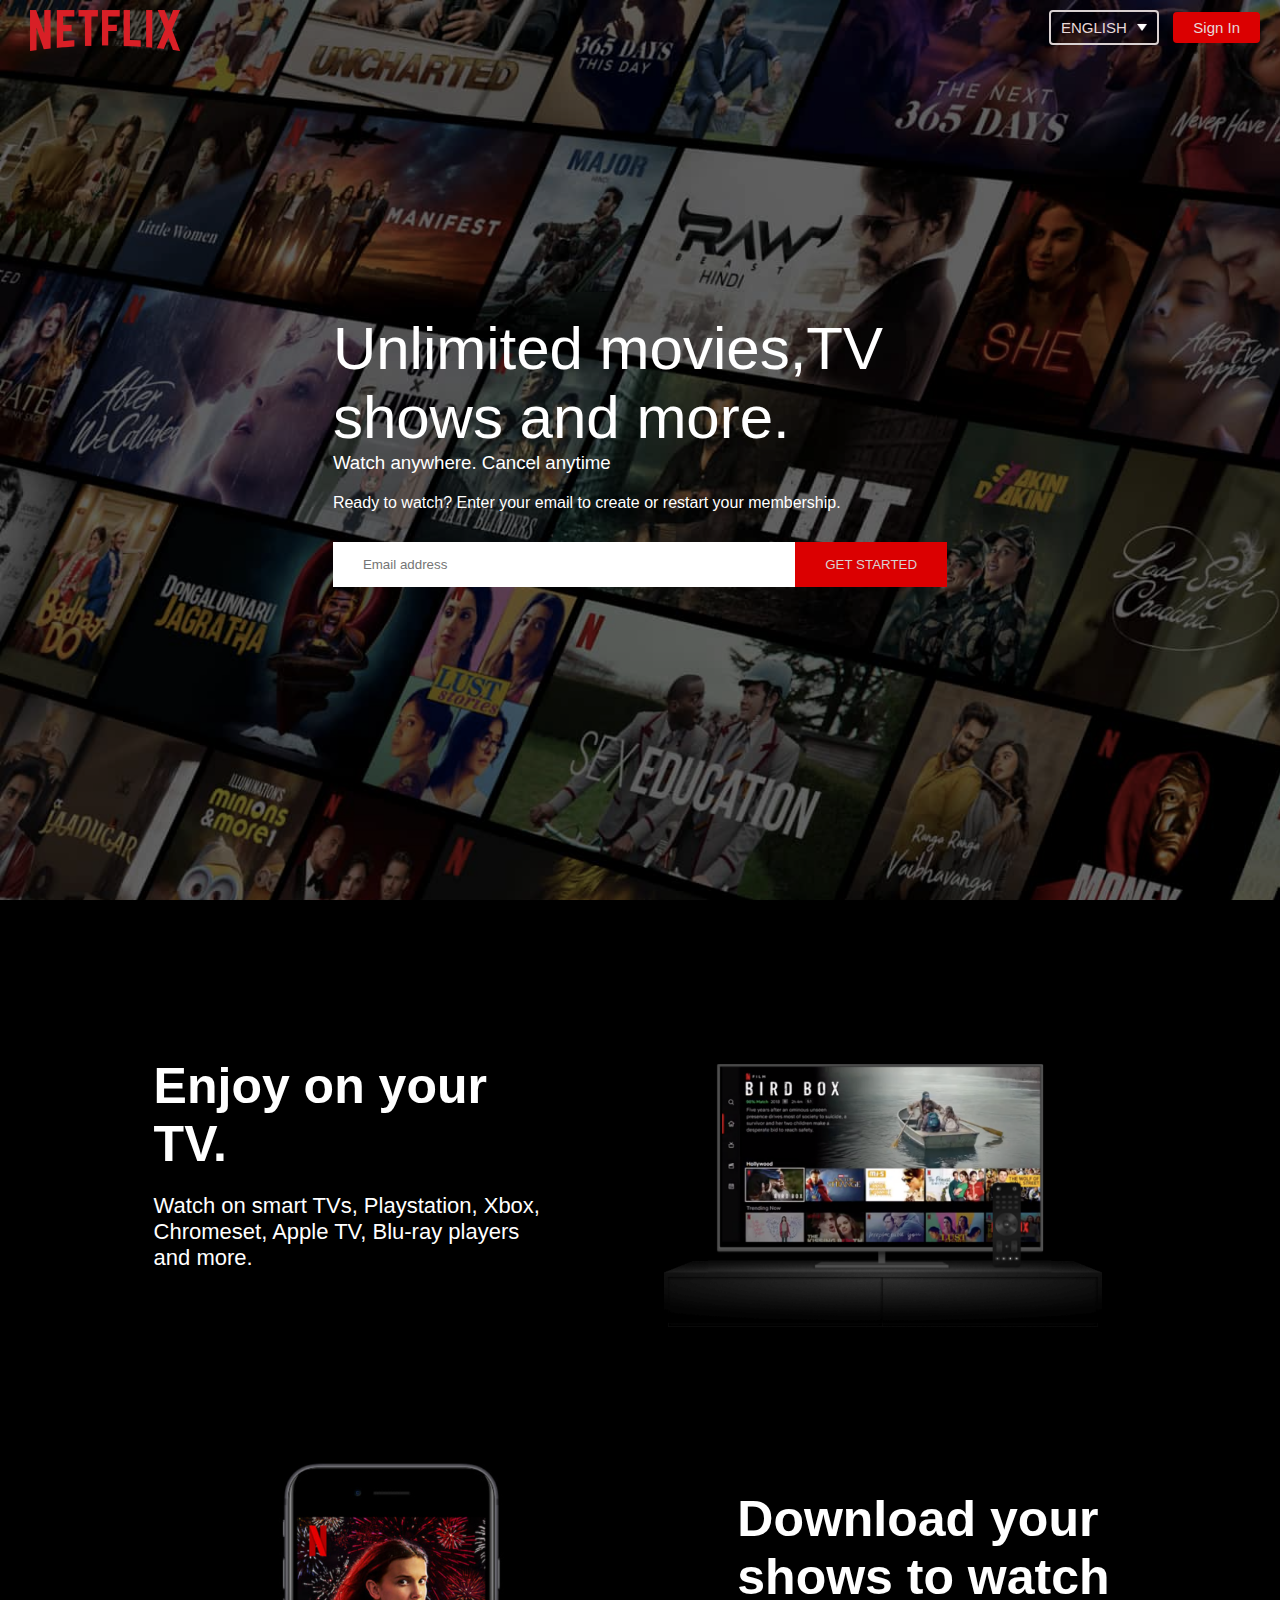
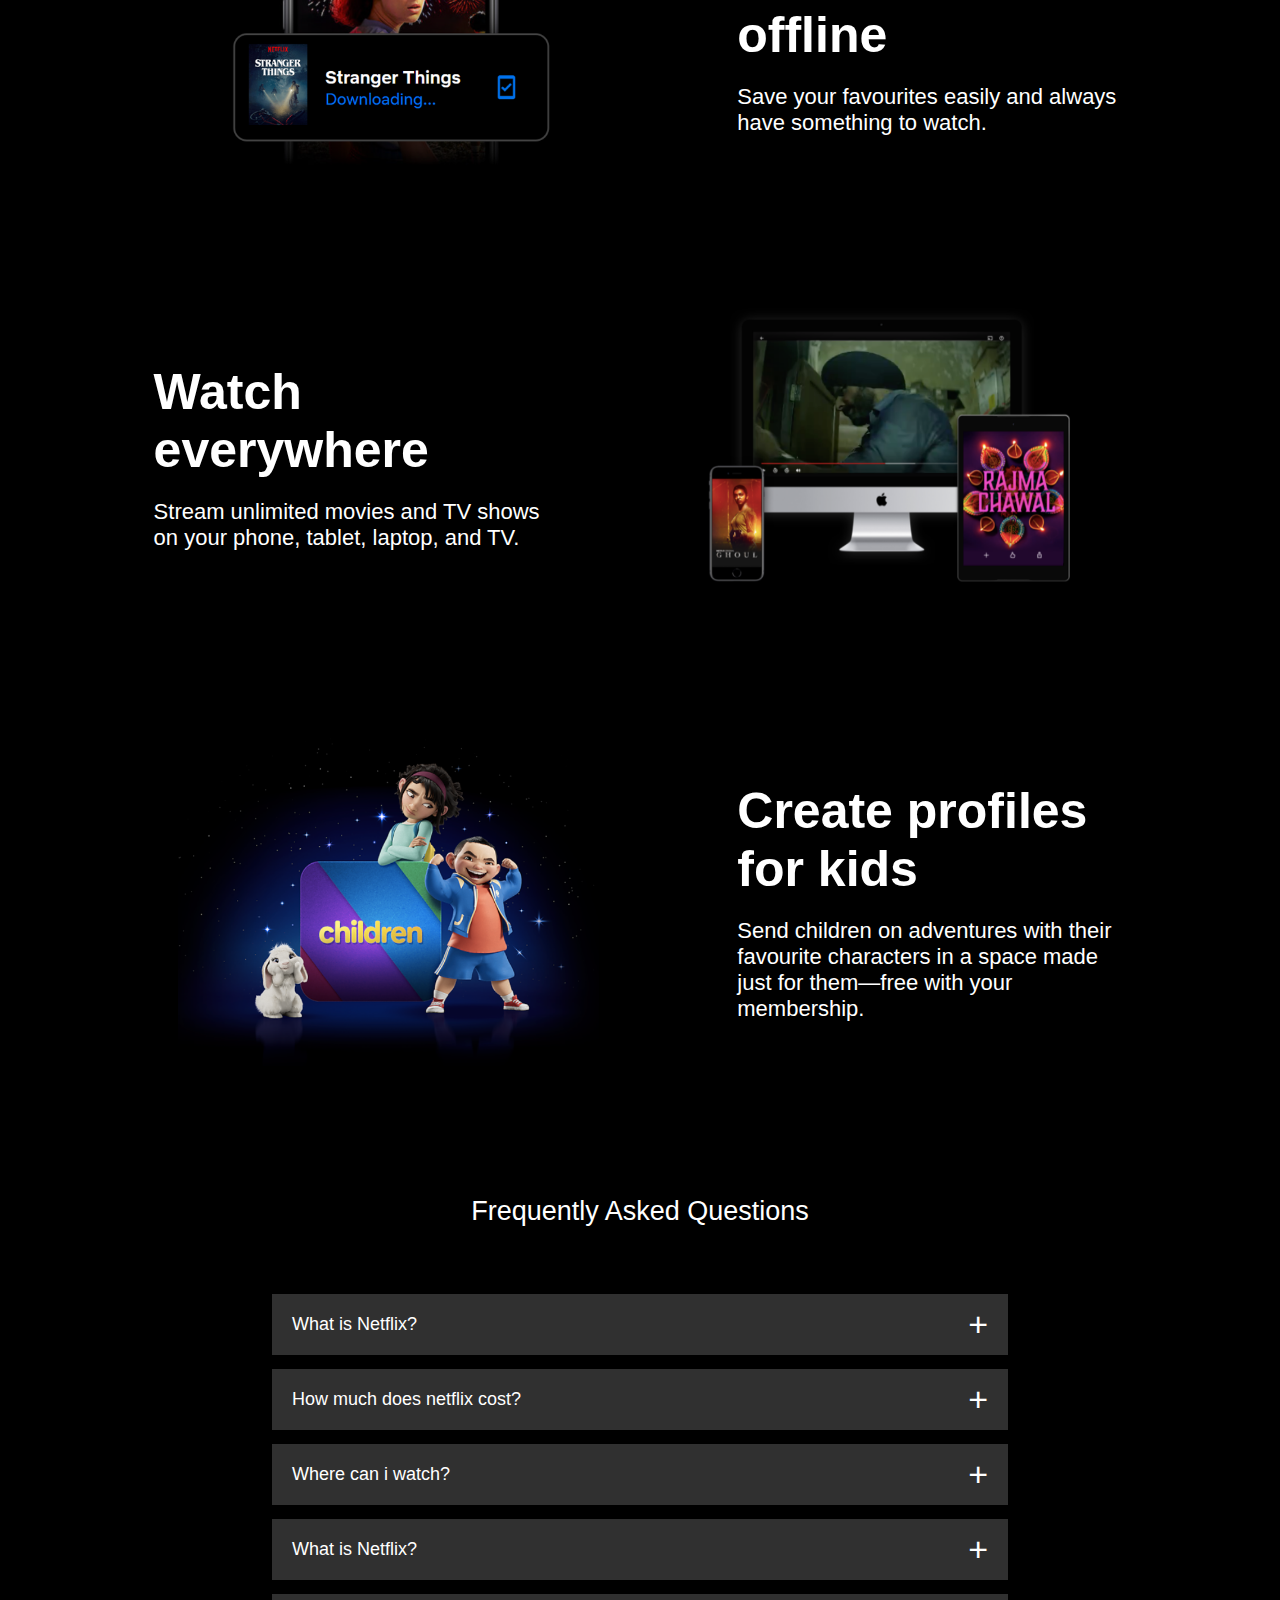
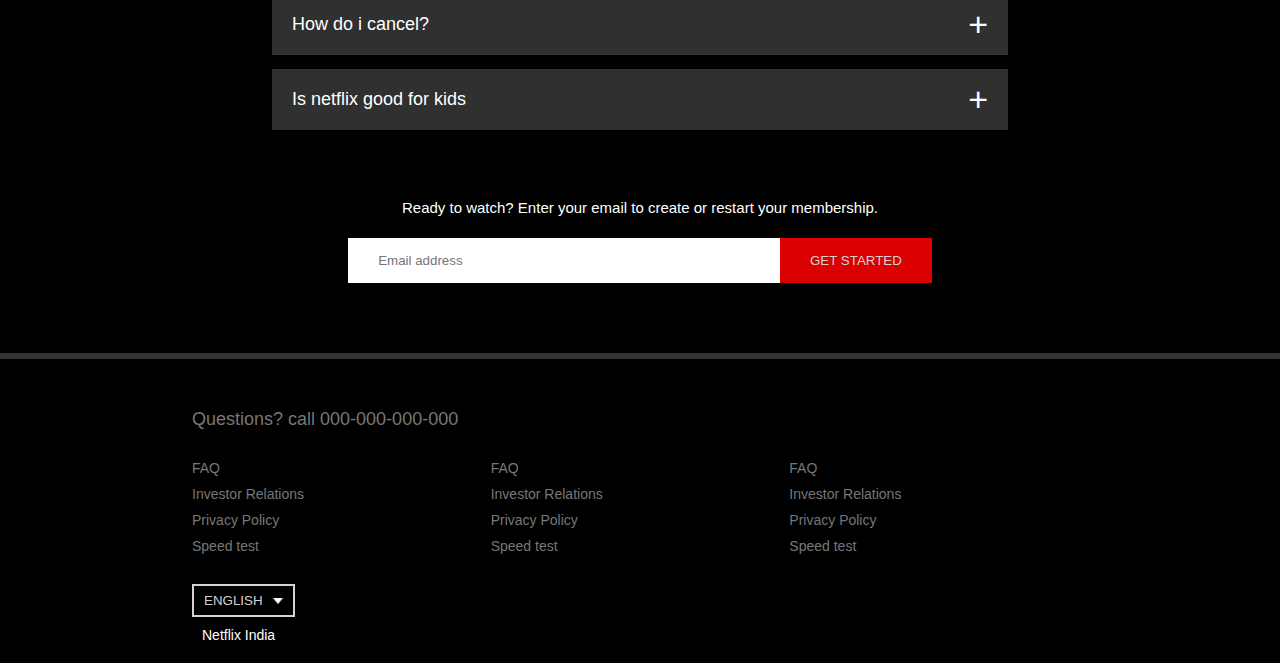
<file: netflix/index.html>
<!DOCTYPE html>
<html lang="en">
<head>
    <meta charset="UTF-8"> 
    <meta name="viewport" content="width=device-width, initial-scale=1.0">
    <title>NETFLIX WEBSITE CLONE</title>
<link rel="stylesheet" href="style.css">
</head>
<body>
    <nav>
        <img src="./logo.png" class="logo">
        <div class="button">
        <button class="language-btn">ENGLISH <img src="./down-icon.png" alt=""></button>
        <button class="signin-btn">Sign In</button>
        </div>
    </nav> 
    <div class="header">
        <div class="bg"><img src="./header-image.png" alt="background"></div>
        <div class="header-content">
            <div class="header-title">
                <h1>Unlimited movies,TV shows and more.</h1>
               <h3>Watch anywhere. Cancel anytime</h3>   
               <p>Ready to watch? Enter your email to create or restart your membership.</p>     
            </div>
            <form class="email-signup">
            <input type="email" placeholder="Email address" required>
            <button type="submit">GET STARTED</button>
           </form>
        </div>
    </div>
    <div class="features">
        <div class="row">
            <div class="text-col">
                <h2>Enjoy on your TV.</h2>
                <p>Watch on smart TVs, Playstation, Xbox, Chromeset, Apple TV, Blu-ray players and more.</p>

            </div>
            <div class="img-col">
                <img src="./feature-1.png" alt="">
            </div>
            
        </div>
        <div class="row">
            <div class="img-col">
                <img src="./feature-2.png" alt="">
            </div>
            <div class="text-col">
                <h2>Download your shows to watch offline</h2>
                <p>Save your favourites easily and always have something to watch.</p>

            </div>
          
            
        </div>
        <div class="row">
            <div class="text-col">
                <h2>Watch everywhere</h2>
                <p>Stream unlimited movies and TV shows on your phone, tablet, laptop, and TV.</p>

            </div>
            <div class="img-col">
                <img src="./feature-3.png" alt="">
            </div>
            
        </div>
        <div class="row">
            <div class="img-col">
                <img src="./feature-4.png" alt="">
            </div>
            
            <div class="text-col">
                <h2>Create profiles for kids</h2>
                <p>Send children on adventures with their favourite characters in a space made just for them—free with your membership.</p>

            </div>
          
            
        </div>
    </div>
    <div class="faq">
        <h2>Frequently Asked Questions</h2>
        <ul class="accordion">
        <li>
            <input type="radio" name="accordion" id="first">
            <label for="first">What is Netflix?</label>
            <div class="content">
                <p>Netflix is a streaming service that offers a wide variety of award-winning TV shows, movies, anime, documentaries and more – on thousands of internet-connected devices.

                    You can watch as much as you want, whenever you want, without a single ad – all for one low monthly price. There's always something new to discover, and new TV shows and movies are added every week! </p>
            </div>
        </li>
        <li>
            <input type="radio" name="accordion" id="second">
            <label for="second">How much does netflix cost?</label>
            <div class="content">
                <p>Watch Netflix on your smartphone, tablet, Smart TV, laptop, or streaming device, all for one fixed monthly fee. Plans range from ₹ 149 to ₹ 649 a month. No extra costs, no contracts.. </p>
            </div>
        </li>
        <li>
            <input type="radio" name="accordion" id="third">
            <label for="third">Where can i watch?</label>
            <div class="content">
                <p>Watch anywhere, anytime. Sign in with your Netflix account to watch instantly on the web at netflix.com from your personal computer or on any internet-connected device that offers the Netflix app, including smart TVs, smartphones, tablets, streaming media players and game consoles.

                    You can also download your favourite shows with the iOS, Android, or Windows 10 app. Use downloads to watch while you're on the go and without an internet connection. Take Netflix with you anywhere.
                     </p>
            </div>
        </li>
        <li>
            <input type="radio" name="accordion" id="fourth">
            <label for="fourth">What is Netflix?</label>
            <div class="content">
                <p>Netflix is a streaming service that offers a wide variety of award-winning TV shows, movies, anime, documentaries and more – on thousands of internet-connected devices.

                       You can watch as much as you want, whenever you want, without a single ad – all for one low monthly price. There's always something new to discover, and new TV shows and movies are added every week! </p>
            </div>
        </li>
        <li>
            <input type="radio" name="accordion" id="fifth">
            <label for="fifth">How do i cancel?</label>
            <div class="content">
                <p>Netflix is flexible. There are no annoying contracts and no commitments. You can easily cancel your account online in two clicks. There are no cancellation fees – start or stop your account anytime. </p>
            </div>
        </li>
        <li>
            <input type="radio" name="accordion" id="sixth">
            <label for="sixth">Is netflix good for kids</label>
            <div class="content">
                <p>The Netflix Kids experience is included in your membership to give parents control while kids enjoy family-friendly TV shows and films in their own space.

                    Kids profiles come with PIN-protected parental controls that let you restrict the maturity rating of content kids can watch and block specific titles you don’t want kids to see.</p>
            </div>
        </li>
    </ul>
    <small>Ready to watch? Enter your email to create or restart your membership.</small>
    <form class="email-signup">
        <input type="email" placeholder="Email address" required>
        <button type="submit">GET STARTED</button>
       </form>
    </div>
    
    <div class="footer">
        <div>
            <h2>Questions? call 000-000-000-000</h2>
        </div>
    
    <div  class="row1">

        <div class="col">
            <a href="#">FAQ</a>
            <a href="#">Investor Relations</a>
            <a href="#">Privacy Policy</a> 
            <a href="#">Speed test</a>   
        </div>
        <div class="col">
            <a href="#">FAQ</a>
            <a href="#">Investor Relations</a>
            <a href="#">Privacy Policy</a> 
            <a href="#">Speed test</a>   
        </div>

    <div class="col">
        <a href="#">FAQ</a>
        <a href="#">Investor Relations</a>
        <a href="#">Privacy Policy</a> 
        <a href="#">Speed test</a>   
    </div>
</div>
<div class="footer-btn1">
    <button class="language-btn">ENGLISH <img src="./down-icon.png"></button>
    <p class="copyright-txt">Netflix India</p>
</div>
</div>
    </div>
</div>
</body>
</html>
</file>
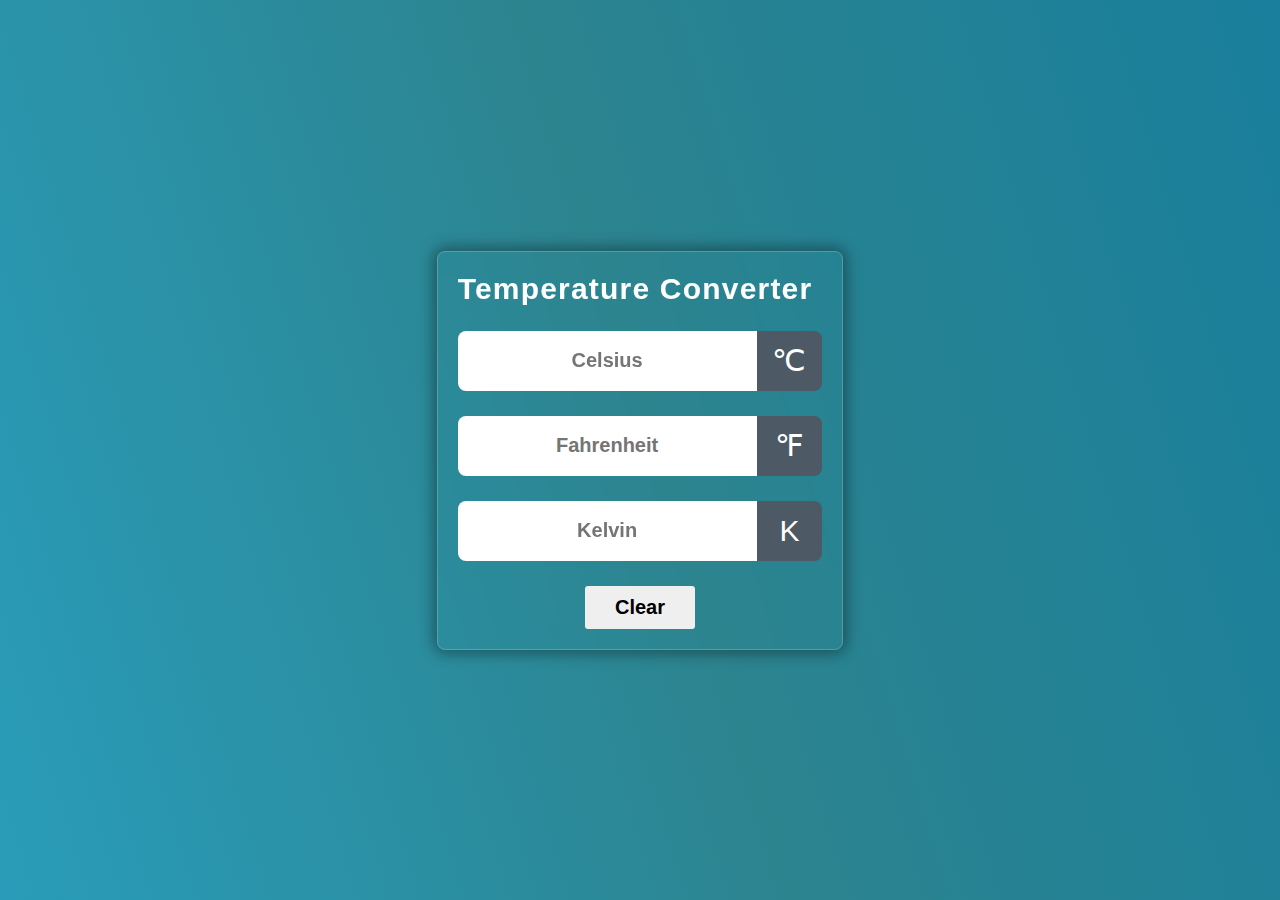
<file: Task-1/index.html>
<!DOCTYPE html>
<html lang="en">
<head>
    <meta charset="UTF-8">
    <meta name="viewport" content="width=device-width, initial-scale=1.0">
    <link rel="stylesheet" href="https://cdnjs.cloudflare.com/ajax/libs/font-awesome/6.2.0/css/all.min.css" integrity="sha512-xh6O/CkQoPOWDdYTDqeRdPCVd1SpvCA9XXcUnZS2FmJNp1coAFzvtCN9BmamE+4aHK8yyUHUSCcJHgXloTyT2A==" crossorigin="anonymous" referrerpolicy="no-referrer" />   
    <link rel="stylesheet" href="style.css">
    <title>Temperature Converter</title>
</head>
<body>
    <div class="container">

        <div class="title">
            <h1>Temperature Converter</h1>
            <span class="Temperature-icon"><i class="fa-solid fa-temperature-three-quarters"></i></span>
        </div>

        <div id="celsius">
            <input type="number" name="" placeholder="Celsius">
            <span class="icon">&#8451</span>
        </div>
        <div id="fahrenheit">
            <input type="number" name="" placeholder="Fahrenheit">
            <span class="icon">&#8457</span>
        </div>
        <div id="kelvin">
            <input type="number" name="" placeholder="Kelvin">
            <span class="icon">&#8490</span>
        </div>

        <div class="button">
            <button>Clear</button>
        </div>

    </div>

    <script src="script.js"></script>
    
</body>
</html>
</file>
<file: netflix/style.css>
*{
    margin: 0;
    padding: 0;
    font-family: 'poppins',sans-serif;
    box-sizing: border-box;
}
body{
    background: #000;
    color: #FFF;
    min-height: 100vh;width: 100%;
}
.header{
     width: 100vw;
     height: 100vh; 
     overflow: hidden;
     position: relative;
     background-color: rgba(0,0,0,0.5);
    display: flex;
    justify-content: center ;
    align-items: center;
     }


.bg{
    position: absolute;
    top: 0px;
    left: 0px;
    width: 100%;height: 100vh;
    z-index: -1;
}
 nav{
    display: flex;
    justify-content:space-between;
     position: absolute; 
    background-color: transparent;
    z-index: 99;
    width: 100vw;
    padding: 10px 20px;

}
.logo{
    width: 150px;
    cursor: pointer;
    margin-left: 10px;
}
nav button{
   border: 0;
   outline: 0;
    background: #db0001;
     color:#e7d9d9;
     padding: 7px 20px; 
     font-size: 15px;
     border-radius: 4px;
     margin-left: 10px;
     cursor: pointer;
}
.language-btn{
    display: inline-flex;
    align-items: center;
    background:rgba(0,0,0,0.2);
    border: 2px solid #d9d1d1;
    padding: 7px 10px;
}

.language-btn img{
    width: 10px;
    margin-left: 10px;
    


}
.header-content{
    display: flex;
    justify-content: center;
    align-items: center;
    flex-direction: column;
}
.header-content h1{
    font-size: 60px;
    font-weight: 500;
    max-width: 100%;
}
.header-content h3{
    font-weight: 400;
    margin-bottom: 20px;

}
.header-title{
    width: 60%;
}
.email-signup{
    border-radius:4px;
    display: flex;
    /* flex-wrap: wrap; */
    /* gap: 12px; */
    align-items: center;
    justify-content: center;
    margin-top: 30px;
    width: 60%;
}
.email-signup input{
    flex: 1;
    border: 0;
    outline: 0;
    padding: 15px 30px;

}
.email-signup button{
    background-color: #db0001;
    border:0;
    outline:0;
    padding: 15px 30px;
    white-space: nowrap;

}
button{
    color: #d9d1d1;
    cursor: pointer;
    font-weight: 500;
}
.features{
    padding: 50px 12%;
    font-size: 22px;
}
.row{
    display: flex;
    width: 100%;
    padding: 50px 0;
    align-items: center;
    flex-wrap: wrap;
    justify-content: space-between;

}
.text-col{
    flex-basis: 40%;
    margin-bottom: 20px;

}
.img-col{
    flex-basis: 50%;
    margin-bottom: 20px;
    width: auto;
}
.img-col img{
    display: block;
    width: 90%;
    margin: auto;
    }
 .features h2{
    font-size: 50px;
    font-weight: 600;
    margin-bottom: 20px; 
 }
 /* -----------------faq----------------- */
 .faq{
    padding: 10px 12%;
    text-align: center;
    font-size: 18px;

 }
.faq h2{
    font-weight: 500;
    font-size: 40 px ;
}
.accordion{
    margin:60px auto;
    width: 100%;
    max-width: 750px;

}
.accordion li{
 list-style: none;
 width: 100%;
 padding: 5px;   
}
.accordion li label{
 display: flex;
 align-items: center;
 padding: 20px;
 font-size: 18px;
 font-weight:500 ;
 background: #303030;
 margin: 2px;
 cursor: pointer;
 position: relative;
}
label::after{
    content:'+';
    font-size: 34px;
    position: absolute;
    right: 20px;

}
input[type="radio"]{
    display: none;

}
.accordion .content{
    background: #303030;
    text-align: left;
    padding: 0 20px;
    max-height: 0;
    overflow: hidden;
}
.accordion input[type="radio"]:checked + label+ .content{
    max-height: 600px;
    padding: 30px 20px;
}
.faq .email-signup{
    max-width:600px ;
    margin: 20px auto 60px;
}

.footer{
    padding: 50px 15% 10px;
    border-top: 6px solid #333;
    color: #777;
}
.footer h2{
    font-size: 18px;
     font-weight: 400 ;
     margin-bottom: 30px;
}
.footer .col{
    flex-basis: 25%;
    flex-grow: 1;
    margin-bottom:20px ;
}
.footer .col a{
    display: block;
    text-decoration: none;
    color: #777;
    font-size: 14px;
    margin-bottom: 10px;

}
.footer .row1{
    display: flex;
    justify-content: space-between;
    flex-wrap: wrap;

}

.copyright-txt{
    font-size: 14px;
    width: 40%;
    padding: 10px;
    color: white;
    /* margin-top: 70px ;
    margin-bottom:80px ;
    margin-right: 20px; */
    
}
@media (max-width:600px){
  .logo{
    width: 90px;
  }
  nav button{
    padding: 5px 10px;
  }
   nav .language-btn{
    padding: 4px 8px;

   }
   .header-content{
    transform: none;
    padding: 150px;
    text-align: center;
    gap: 0.5rem;
   }
   .header-content h1{
    font-size: 30px;

   }
   .email-signup button{
     font-size: 12px;
     padding: 15px 30px;
   }
   .email-signup{
    width: 90%;
   }

   .text-col, .img-col{
    flex-basis: 100% ;
   }
     .features h2{
        font-size:30px ; 
     }
     .features p{
        font-size:15px ; 
     }
.row:nth-child(2),.row:nth-child(4){
   flex-direction: column-reverse; 
}
 .features .row{
    padding: 10px 0;
 }
 .faq h2{
   font-size:  20px;;
 }
 .accordion .content{
    font-size: 14px;
 }
 .accordion li label{
    padding: 10px;
    font-size: 14px;
 }
 .footer .row1{
    gap: 3px;
 }
 .footer-btn1{
    display: flex;
    justify-content: space-between;
    align-items: center;
}



 
}
</file>
<file: Task-1/style.css>
* {
    margin: 0;
    padding: 0;
    box-sizing: border-box;
}

body {
    display: flex;
    justify-content: center;
    align-items: center;
    min-height: 100vh;
    background: rgb(41,156,185);
background: linear-gradient(73deg, rgba(41,156,185,1) 0%, rgba(44,132,143,1) 51%, rgba(25,127,156,1) 100%);
}

.container {
    max-width: 450px;
    border-radius: 8px;
    box-shadow: 0px 0px 15px 3px rgba(0, 0, 0, 0.4);
    font-family: sans-serif;
    padding: 20px;
    /* background: rgba(0, 51, 51, 0.8); */
    background:transparent;
    backdrop-filter: blur(10px); 
    border: 1px solid rgba(255, 255, 255, 0.2);
}

.title {
    display: flex;
    justify-content: center;
    align-items: center;
    flex-wrap: wrap-reverse;
    gap: 10px;
}


.Temperature-icon{
    font-size: 45px;
    color: #fff;
}

h1{
    color: #fff;
    letter-spacing: 1.2px;
    font-size: 30px;
}

#celsius, #fahrenheit, #kelvin{
    display: flex;
    justify-content: center;
    align-items: center;
    margin-top: 25px;
}

input{
    flex: 5;
    height: 60px;
    font-size: 20px;
    font-weight: 600;
    text-align: center;
    border: none;
    outline: none;
    border-radius: 8px 0 0 8px;
    padding: 0 10px;
}


/* for chrome, safari, Edge, Opera */
input::-webkit-outer-spin-button,
input::-webkit-inner-spin-button{
    -webkit-appearance: none;
}

.icon{
    flex: 1;
    height: 60px;
    line-height: 60px;
    padding: 0 5px;
    text-align: center;
    font-size: 30px;
    background: #4d5964;
    color: #fff;
    border-radius: 0 8px 8px 0;
}


.button{
    margin-top: 25px;
    text-align: center;
}


.button button{
    border: none;
    outline: none;
    padding: 10px 30px;
    font-size: 20px;
    font-weight: 600;
    border-radius: 3px;
    cursor: pointer;
    transition: 0.3s;
}

.button button:hover{
    background: #000;
    color: #fff;
}
</file>
